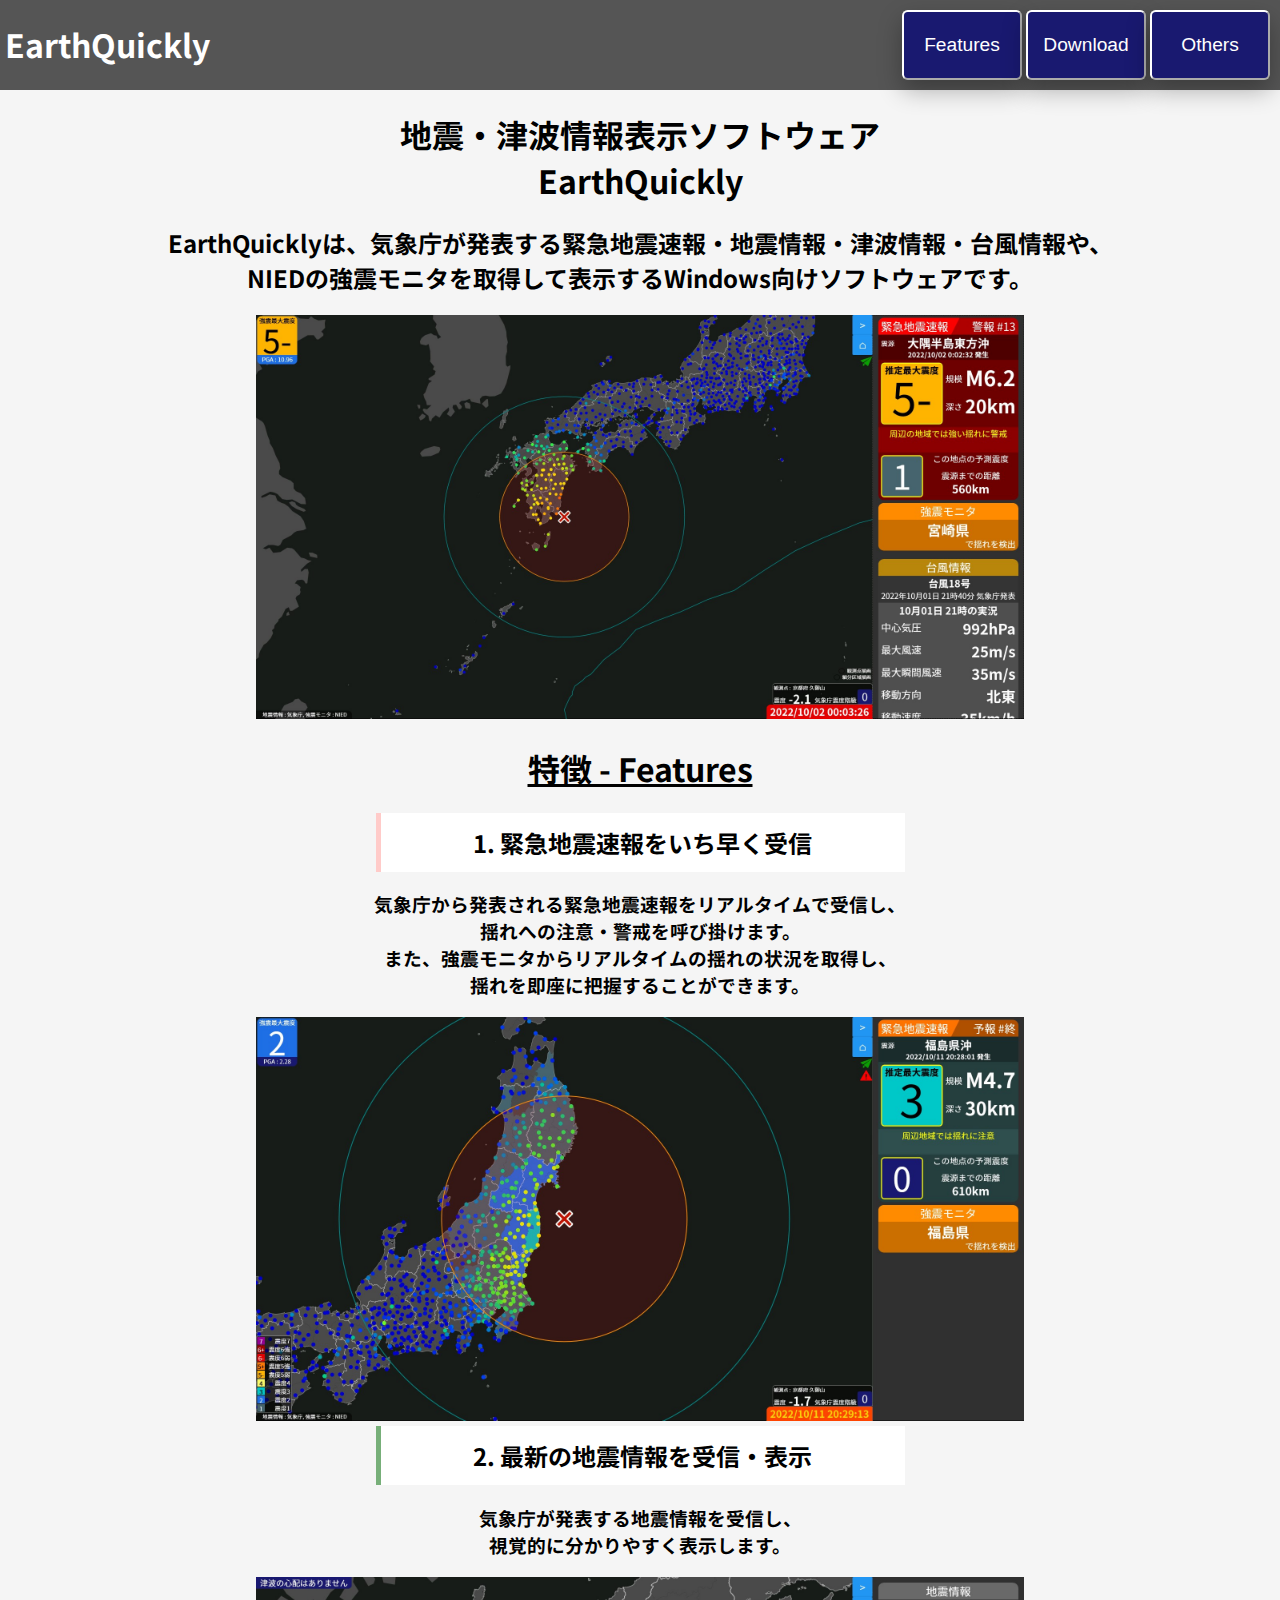
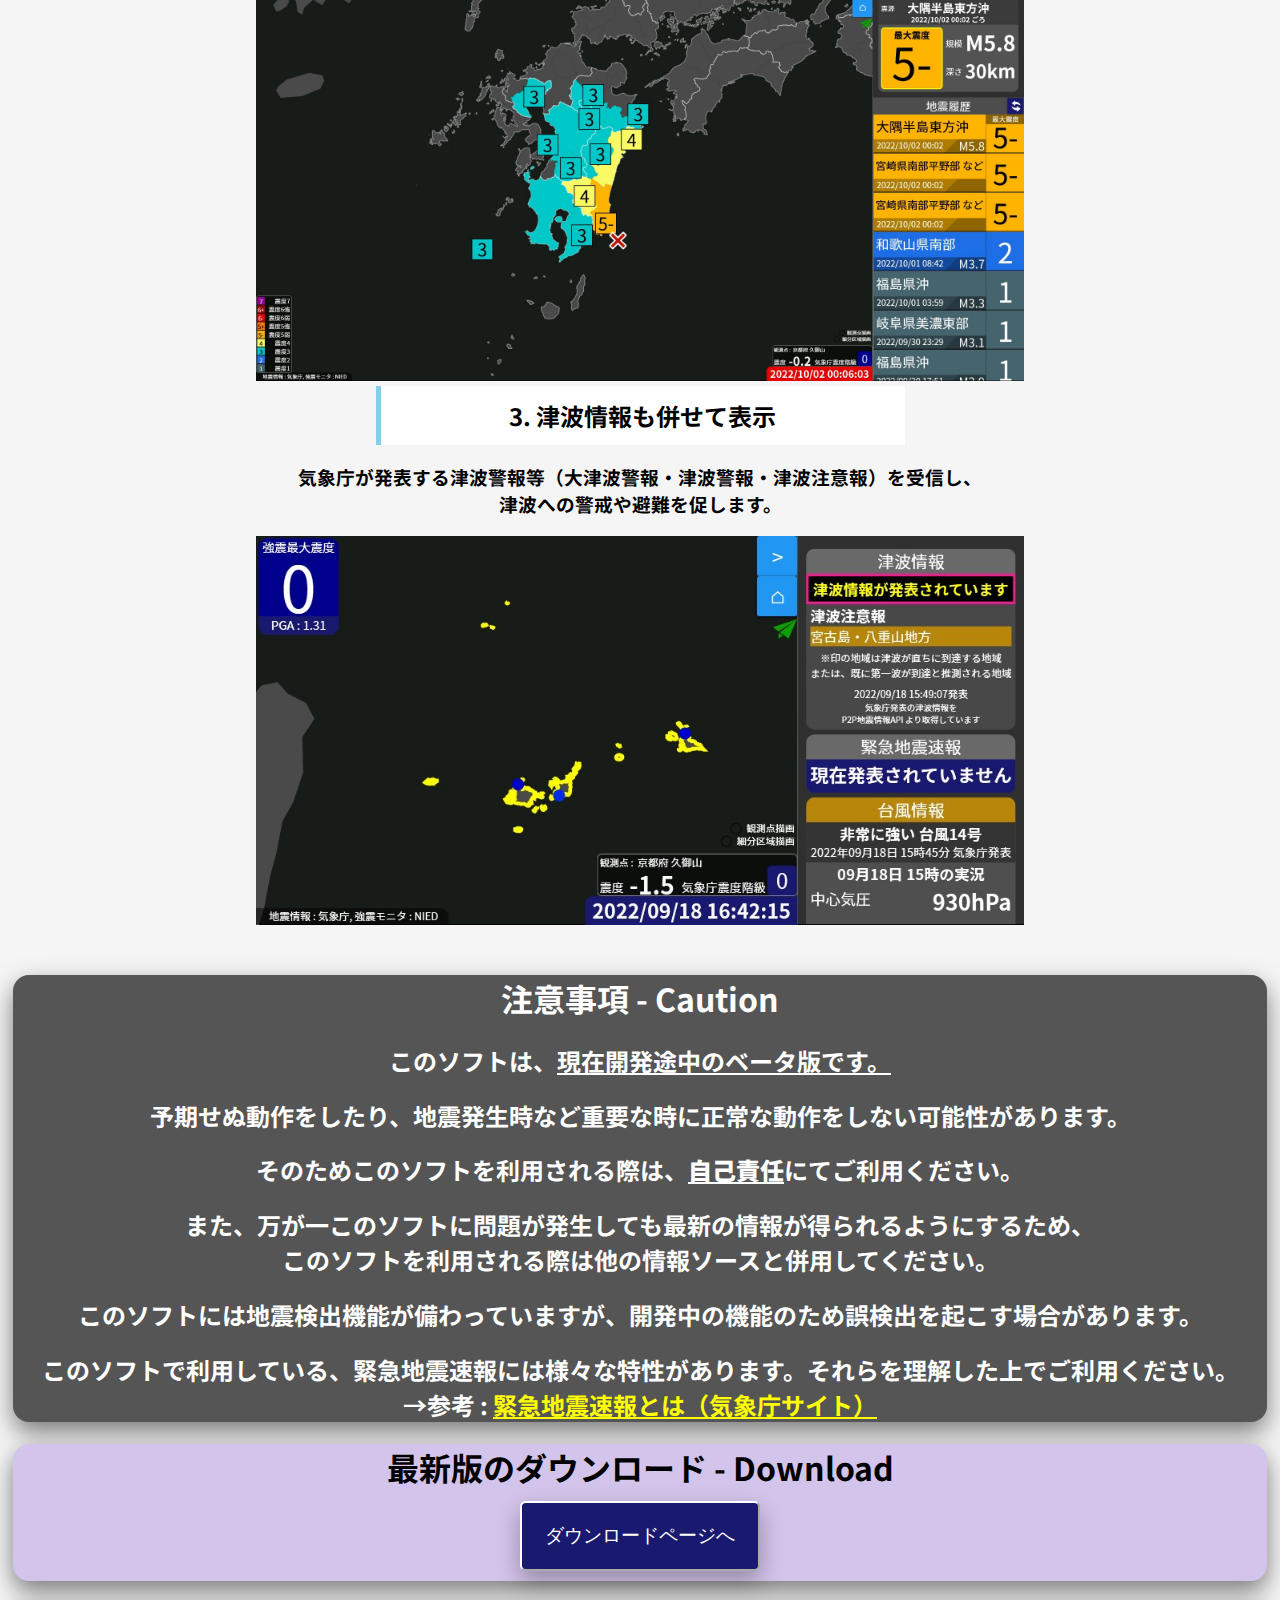
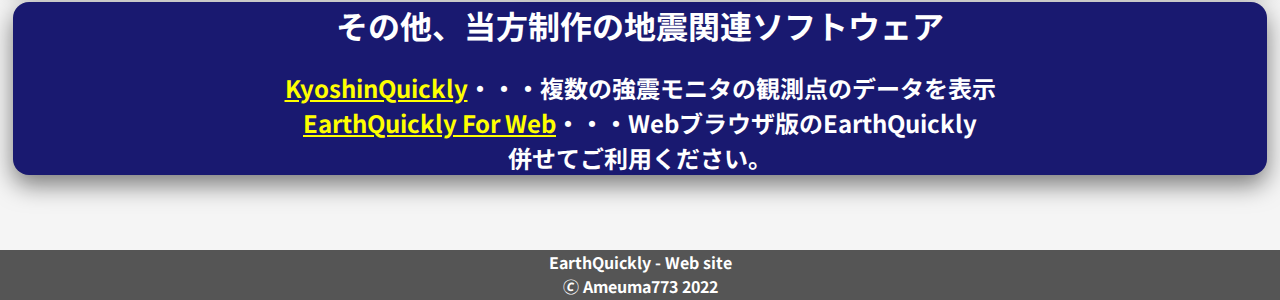
<file: EarthQuickly/index.html>
<!DOCTYPE html>
<html lang="ja">

<head>
    <meta charset="UTF-8">
    <meta http-equiv="X-UA-Compatible" content="IE=edge">
    <meta name="viewport" content="width=device-width, initial-scale=1.0">
    <link rel="stylesheet" href="index.css">
    <link rel="preconnect" href="https://fonts.googleapis.com">
    <link rel="preconnect" href="https://fonts.gstatic.com" crossorigin>
    <link href="https://fonts.googleapis.com/css2?family=Noto+Sans+JP:wght@500&display=swap" rel="stylesheet">
    <link rel="icon" href="Source/icon.ico">
    <script src="index.js"></script>
    <script async src="https://www.googletagmanager.com/gtag/js?id=G-BQFG6WW8TV"></script>
    <script>
        window.dataLayer = window.dataLayer || [];
        function gtag() { dataLayer.push(arguments); }
        gtag('js', new Date());

        gtag('config', 'G-BQFG6WW8TV');
    </script>
    <title>EarthQuickly</title>
</head>

<body>
    <header>
        <h1 id="title">EarthQuickly</h1>
        <span id="titlebutton">
            <!--<button onclick="Home()" >Home</button>-->
            <button onclick="Features()">Features</button>
            <button onclick="Download()">Download</button>
            <button onclick="Others()">Others</button>
        </span>
    </header>
    <div id="body">
        <h1>地震・津波情報表示ソフトウェア<br>EarthQuickly</h1>
        <h2 id="a">EarthQuicklyは、気象庁が発表する緊急地震速報・地震情報・津波情報・台風情報や、<br>NIEDの強震モニタを取得して表示するWindows向けソフトウェアです。</h2>
        <img src="Source/index_new2_1.jpg">
        <br>
        <u>
            <h1 id="Features">特徴 - Features</h1>
        </u>
        <div id="f1">
            <h2>1. 緊急地震速報をいち早く受信</h2>
            <h3>気象庁から発表される緊急地震速報をリアルタイムで受信し、<br>揺れへの注意・警戒を呼び掛けます。<br>また、強震モニタからリアルタイムの揺れの状況を取得し、<br>揺れを即座に把握することができます。
            </h3>
            <img src="Source/index_new2_4.jpg">
        </div>
        <div id="f2">
            <h2>2. 最新の地震情報を受信・表示</h2>
            <h3>気象庁が発表する地震情報を受信し、<br>視覚的に分かりやすく表示します。</h3>
            <img src="Source/index_new2_2.jpg">
        </div>
        <div id="f3">
            <h2>3. 津波情報も併せて表示</h2>
            <h3>気象庁が発表する津波警報等（大津波警報・津波警報・津波注意報）を受信し、<br>津波への警戒や避難を促します。</h3>
            <img src="Source/index_new2_3.jpg">
        </div>
        <br>
        <div id="caution">
            <h1>注意事項 - Caution</h1>
            <h2>このソフトは、<u>現在開発途中のベータ版です。</u></h2>
            <h2>予期せぬ動作をしたり、地震発生時など重要な時に正常な動作をしない可能性があります。</h2>
            <h2>そのためこのソフトを利用される際は、<u><strong>自己責任</strong></u>にてご利用ください。</h2>
            <h2>また、万が一このソフトに問題が発生しても最新の情報が得られるようにするため、<br>このソフトを利用される際は他の情報ソースと併用してください。</h2>
            <h2>このソフトには地震検出機能が備わっていますが、開発中の機能のため誤検出を起こす場合があります。</h2>
            <h2>このソフトで利用している、緊急地震速報には様々な特性があります。それらを理解した上でご利用ください。<br>→参考 : <a
                    href="https://www.data.jma.go.jp/svd/eew/data/nc/shikumi/whats-eew.html" style="color: yellow;">緊急地震速報とは（気象庁サイト）</a>
            </h2>
        </div>
        <div id="download">
            <h1>最新版のダウンロード - Download</h1>
            <button id="dlbutton" onclick="Download()">ダウンロードページへ</button>
        </div>
        <div id="ForWeb">
            <h1>その他、当方制作の地震関連ソフトウェア</h1><h2><a href="https://ameuma773.github.io/EarthQuickly/KyoshinQuickly" style="color: yellow;">KyoshinQuickly</a>・・・複数の強震モニタの観測点のデータを表示<br><a href="https://ameuma773.github.io/EarthQuicklyForWeb/" style="color: yellow;">EarthQuickly For Web</a>・・・Webブラウザ版のEarthQuickly<br>併せてご利用ください。</h2>
        </div>
        <br>
    </div>
    <footer>
        <h4>EarthQuickly - Web site<br>🄫 Ameuma773 2022</h4>
    </footer>
</body>

</html>
</file>
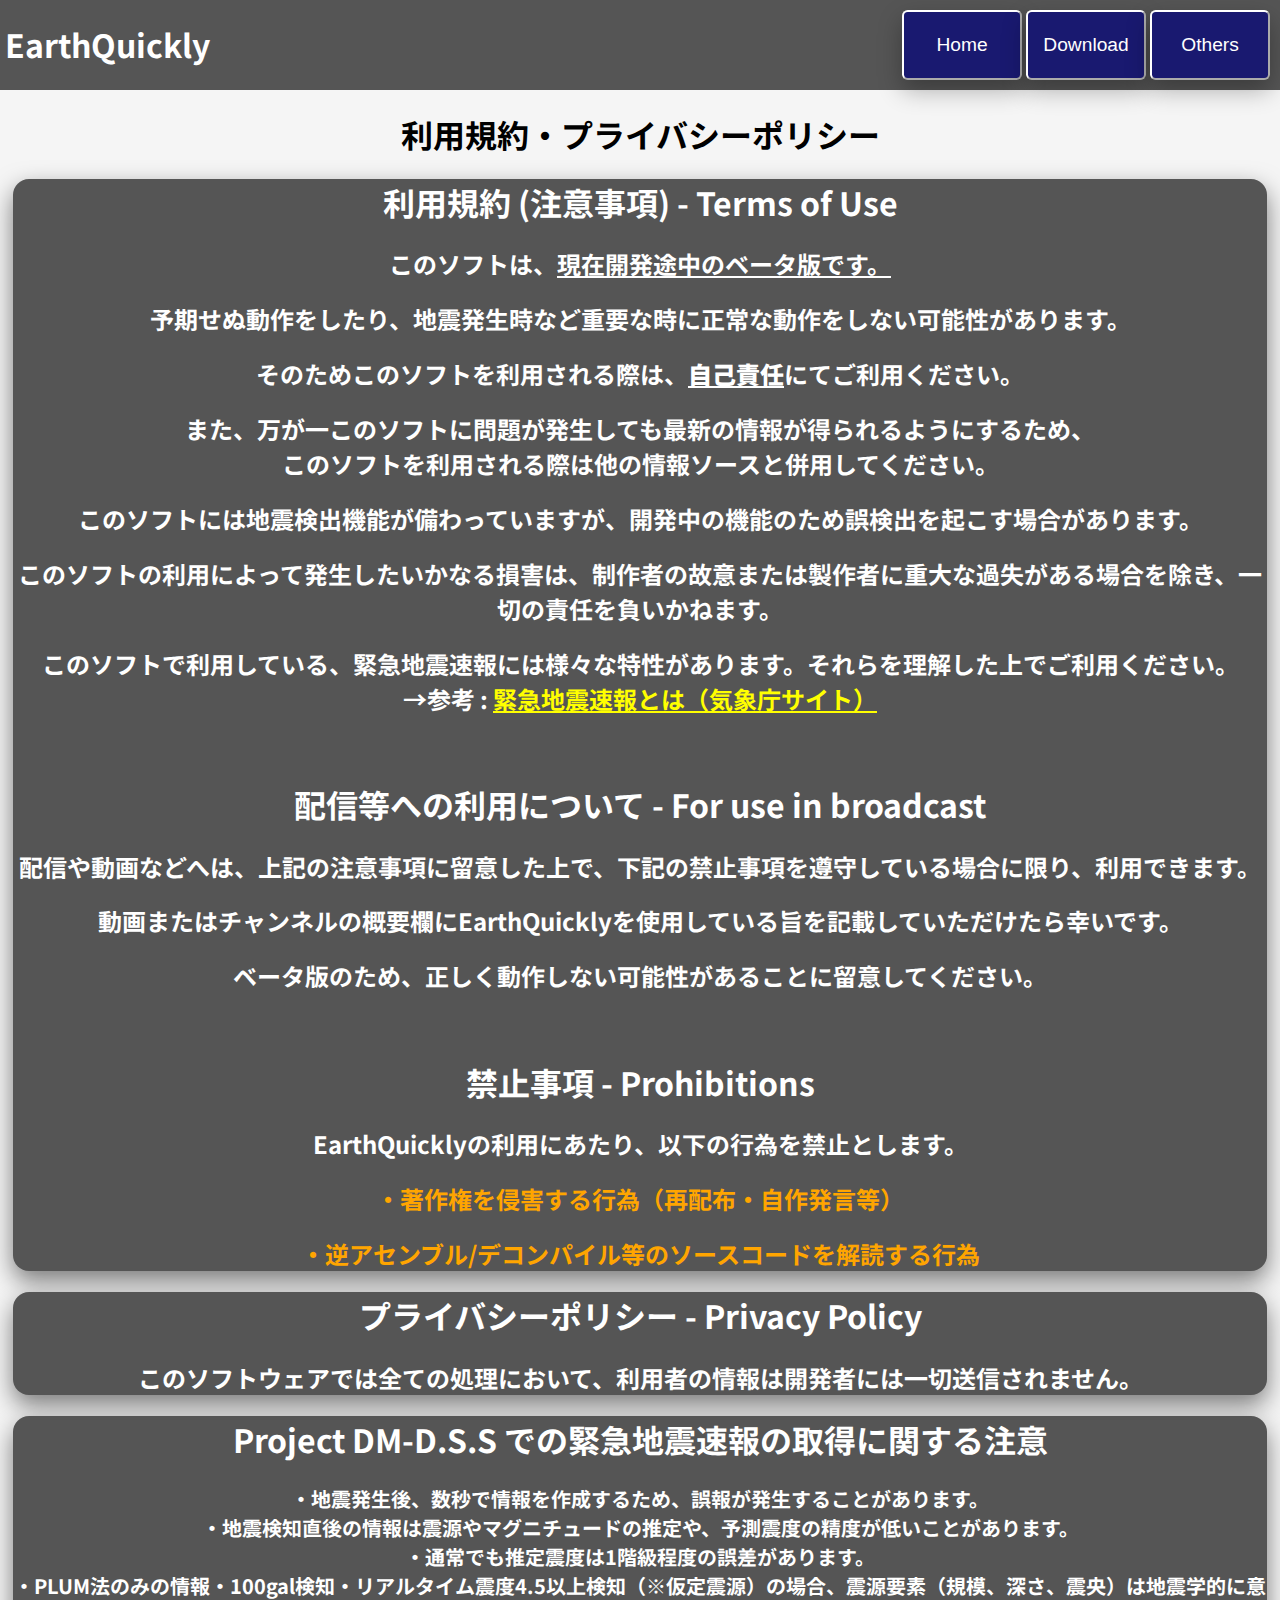
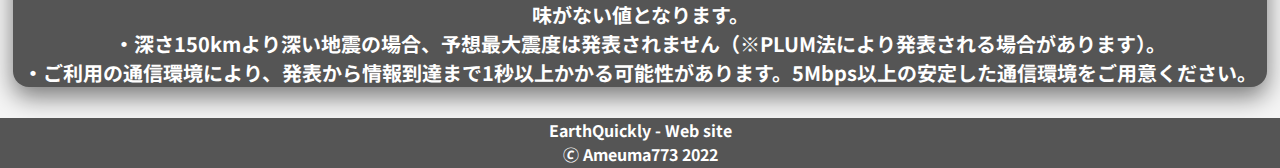
<file: EarthQuickly/dmdata.html>
<!DOCTYPE html>
<html lang="ja">

<head>
    <meta charset="UTF-8">
    <meta http-equiv="X-UA-Compatible" content="IE=edge">
    <meta name="viewport" content="width=device-width, initial-scale=1.0">
    <link rel="stylesheet" href="index.css">
    <link rel="stylesheet" href="others.css">
    <link rel="preconnect" href="https://fonts.googleapis.com">
    <link rel="preconnect" href="https://fonts.gstatic.com" crossorigin>
    <link href="https://fonts.googleapis.com/css2?family=Noto+Sans+JP:wght@100&display=swap" rel="stylesheet">
    <link rel="icon" href="Source/icon.ico">
    <script src="index.js"></script>
    <script async src="https://www.googletagmanager.com/gtag/js?id=G-BQFG6WW8TV"></script>
    <script>
        window.dataLayer = window.dataLayer || [];
        function gtag() { dataLayer.push(arguments); }
        gtag('js', new Date());

        gtag('config', 'G-BQFG6WW8TV');
    </script>
    <title>EarthQuickly - Others</title>
</head>

<body>
    <header>
        <h1 id="title">EarthQuickly</h1>
        <span id="titlebutton">
            <button onclick="Home()">Home</button>
            <!--<button onclick="Features()">Features</button>-->
            <button onclick="Download()">Download</button>
            <button onclick="Others()">Others</button>
        </span>
    </header>
    <div id="body">
        <h1>利用規約・プライバシーポリシー</h1>
        <div id="caution">
            <h1>利用規約 (注意事項) - Terms of Use</h1>
            <h2>このソフトは、<u>現在開発途中のベータ版です。</u></h2>
            <h2>予期せぬ動作をしたり、地震発生時など重要な時に正常な動作をしない可能性があります。</h2>
            <h2>そのためこのソフトを利用される際は、<u><strong>自己責任</strong></u>にてご利用ください。</h2>
            <h2>また、万が一このソフトに問題が発生しても最新の情報が得られるようにするため、<br>このソフトを利用される際は他の情報ソースと併用してください。</h2>
            <h2>このソフトには地震検出機能が備わっていますが、開発中の機能のため誤検出を起こす場合があります。</h2>
            <h2>このソフトの利用によって発生したいかなる損害は、制作者の故意または製作者に重大な過失がある場合を除き、一切の責任を負いかねます。</h2>
            <h2>このソフトで利用している、緊急地震速報には様々な特性があります。それらを理解した上でご利用ください。<br>→参考 : <a
                    href="https://www.data.jma.go.jp/svd/eew/data/nc/shikumi/whats-eew.html" style="color: yellow;">緊急地震速報とは（気象庁サイト）</a>
            </h2>
            <br>
            <h1>配信等への利用について - For use in broadcast</h1>
            <h2>配信や動画などへは、上記の注意事項に留意した上で、下記の禁止事項を遵守している場合に限り、利用できます。</h2>
            <h2>動画またはチャンネルの概要欄にEarthQuicklyを使用している旨を記載していただけたら幸いです。</h2>
            <h2>ベータ版のため、正しく動作しない可能性があることに留意してください。</h2>
            <br>
            <h1>禁止事項 - Prohibitions</h1>
            <h2>EarthQuicklyの利用にあたり、以下の行為を禁止とします。</h2>
            <span style="color: orange;">
            <h2>・著作権を侵害する行為（再配布・自作発言等）</h2>
            <h2>・逆アセンブル/デコンパイル等のソースコードを解読する行為</h2>
            </span>
        </div>
        <div id="caution">
            <h1>プライバシーポリシー - Privacy Policy</h1>
            <h2>このソフトウェアでは全ての処理において、利用者の情報は開発者には一切送信されません。</h2>
        </div>
        <div id="caution">
            <h1>Project DM-D.S.S での緊急地震速報の取得に関する注意</h1>
            <h2 style="font-size: 20px;">・地震発生後、数秒で情報を作成するため、誤報が発生することがあります。<br>
                ・地震検知直後の情報は震源やマグニチュードの推定や、予測震度の精度が低いことがあります。<br>
                ・通常でも推定震度は1階級程度の誤差があります。<br>
                ・PLUM法のみの情報・100gal検知・リアルタイム震度4.5以上検知（※仮定震源）の場合、震源要素（規模、深さ、震央）は地震学的に意味がない値となります。<br>
                ・深さ150kmより深い地震の場合、予想最大震度は発表されません（※PLUM法により発表される場合があります）。<br>
                ・ご利用の通信環境により、発表から情報到達まで1秒以上かかる可能性があります。5Mbps以上の安定した通信環境をご用意ください。</h2>
        </div>
    </div>
    <footer>
        <h4>EarthQuickly - Web site<br>🄫 Ameuma773 2022</h4>
    </footer>
</body>

</html>
</file>
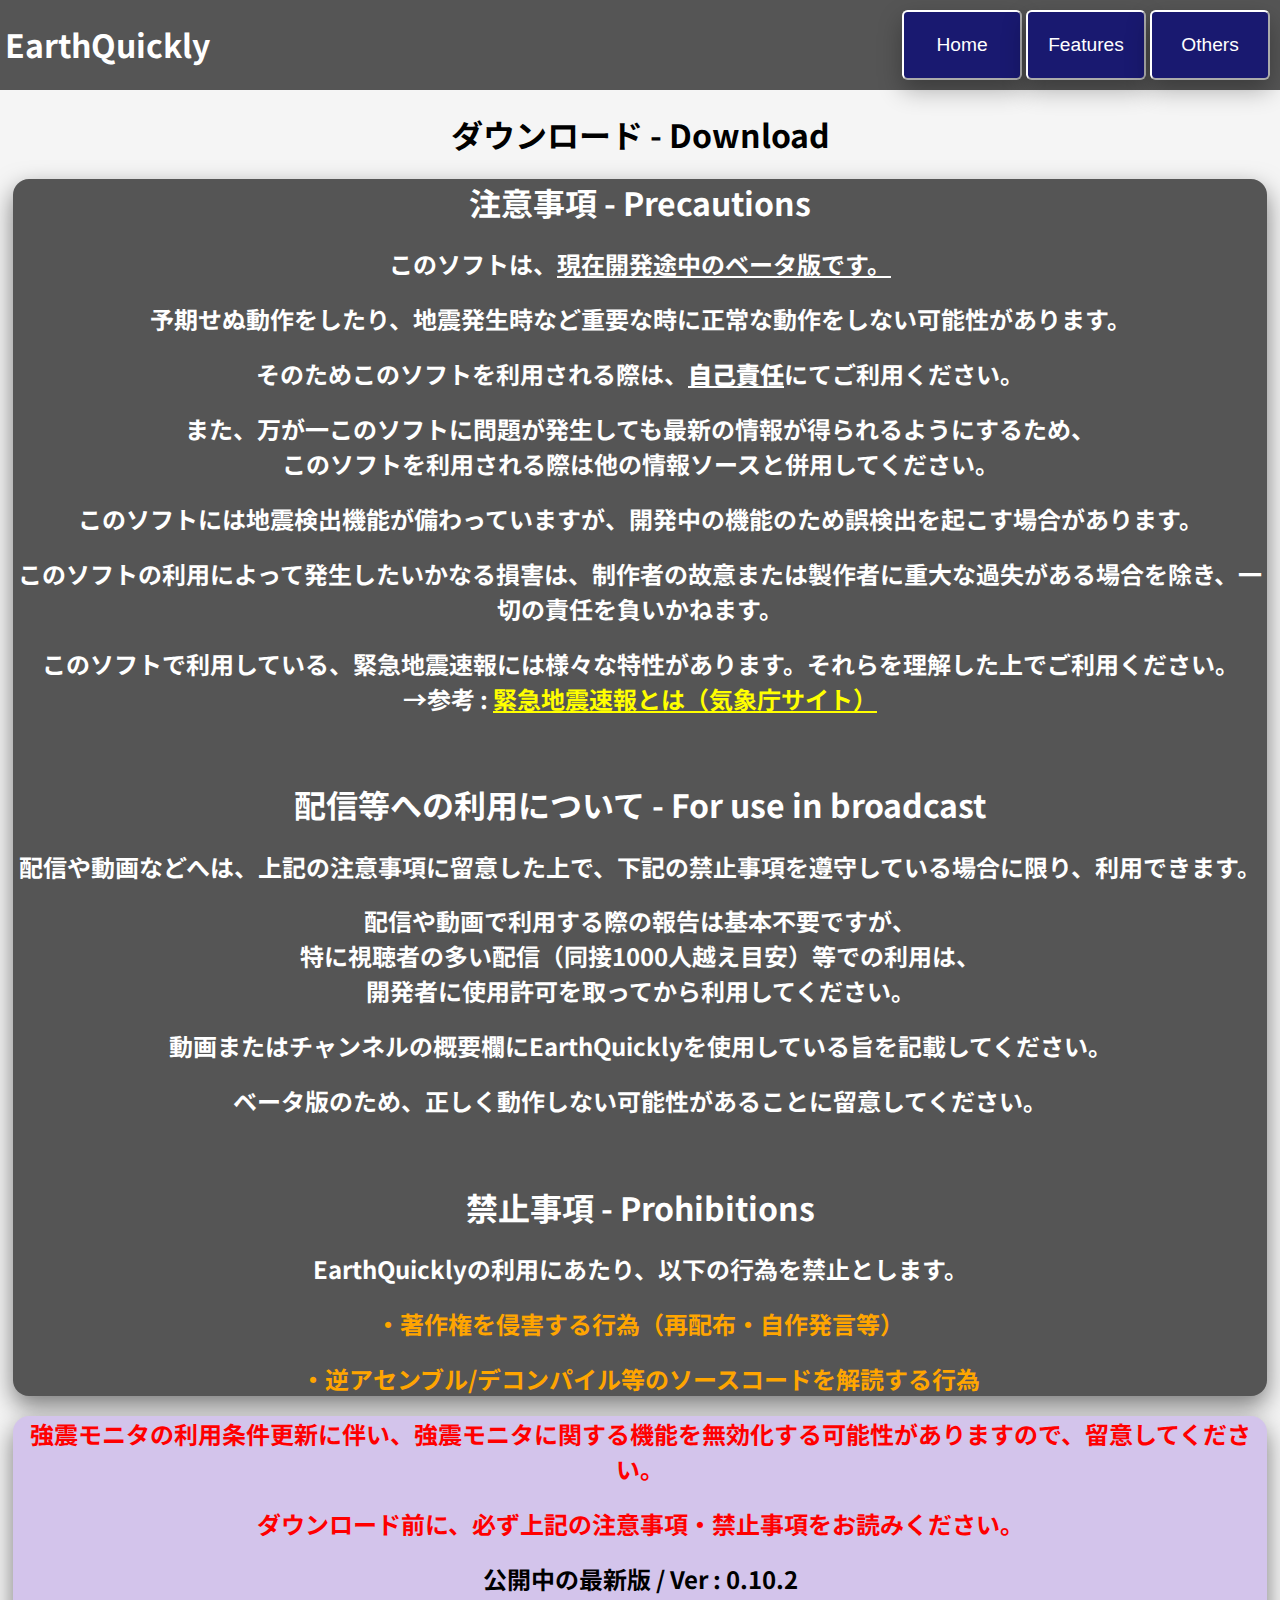
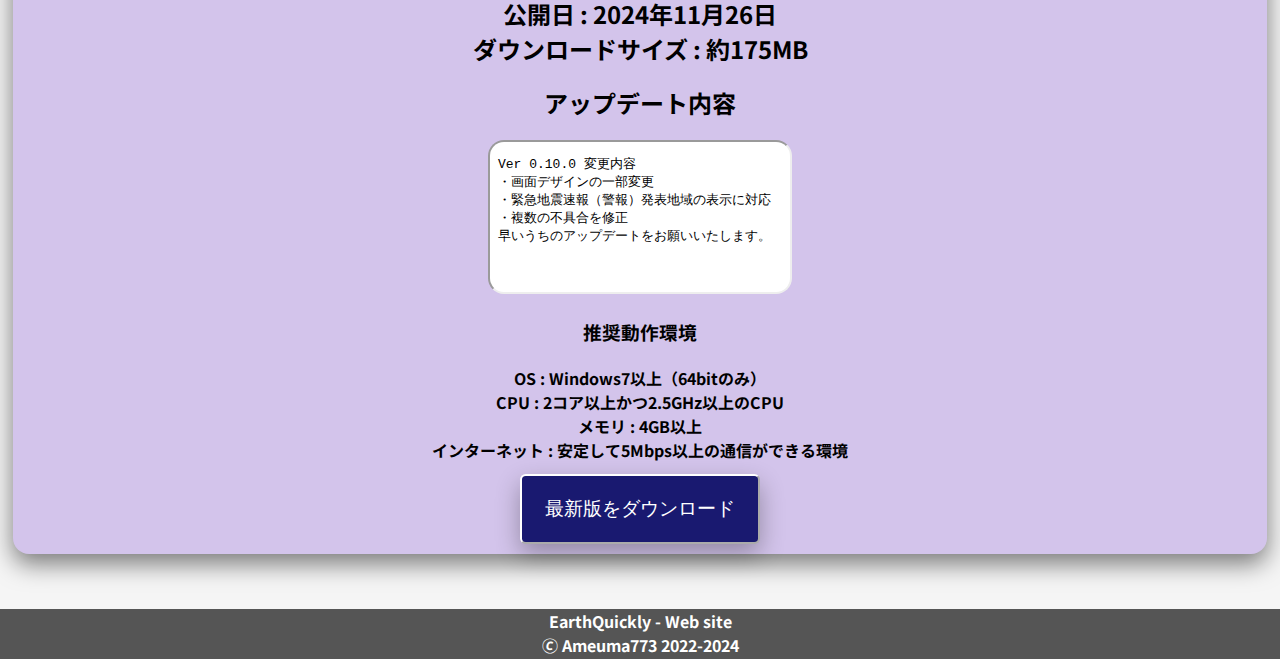
<file: EarthQuickly/download.html>
<!DOCTYPE html>
<html lang="ja">

<head>
    <meta charset="UTF-8">
    <meta http-equiv="X-UA-Compatible" content="IE=edge">
    <meta name="viewport" content="width=device-width, initial-scale=1.0">
    <link rel="stylesheet" href="index.css">

    <link rel="preconnect" href="https://fonts.googleapis.com">
    <link rel="preconnect" href="https://fonts.gstatic.com" crossorigin>
    <link href="https://fonts.googleapis.com/css2?family=Noto+Sans+JP:wght@100&display=swap" rel="stylesheet">

    <link rel="icon" href="Source/icon.ico">
    <script src="index.js"></script>
    <script src="Download.js"></script>
    <script async src="https://www.googletagmanager.com/gtag/js?id=G-BQFG6WW8TV"></script>
    <script>
        window.dataLayer = window.dataLayer || [];
        function gtag() { dataLayer.push(arguments); }
        gtag('js', new Date());

        gtag('config', 'G-BQFG6WW8TV');
    </script>
    <title>EarthQuickly - Download</title>
</head>

<body>
    <header>
        <h1 id="title">EarthQuickly</h1>
        <span id="titlebutton">
            <button onclick="Home()" >Home</button>
            <button onclick="Features()">Features</button>
            <!--<button onclick="Download()">Download</button>-->
            <button onclick="Others()">Others</button>
        </span>
    </header>
    <div id="body">
        <h1>ダウンロード - Download</h1>
        <div id="caution">
            <h1>注意事項 - Precautions</h1>
            <h2>このソフトは、<u>現在開発途中のベータ版です。</u></h2>
            <h2>予期せぬ動作をしたり、地震発生時など重要な時に正常な動作をしない可能性があります。</h2>
            <h2>そのためこのソフトを利用される際は、<u><strong>自己責任</strong></u>にてご利用ください。</h2>
            <h2>また、万が一このソフトに問題が発生しても最新の情報が得られるようにするため、<br>このソフトを利用される際は他の情報ソースと併用してください。</h2>
            <h2>このソフトには地震検出機能が備わっていますが、開発中の機能のため誤検出を起こす場合があります。</h2>
            <h2>このソフトの利用によって発生したいかなる損害は、制作者の故意または製作者に重大な過失がある場合を除き、一切の責任を負いかねます。</h2>
            <h2>このソフトで利用している、緊急地震速報には様々な特性があります。それらを理解した上でご利用ください。<br>→参考 : <a
                    href="https://www.data.jma.go.jp/svd/eew/data/nc/shikumi/whats-eew.html" style="color: yellow;">緊急地震速報とは（気象庁サイト）</a>
            </h2>
            <br>
            <h1>配信等への利用について - For use in broadcast</h1>
            <h2>配信や動画などへは、上記の注意事項に留意した上で、下記の禁止事項を遵守している場合に限り、利用できます。</h2>
            <h2>配信や動画で利用する際の報告は基本不要ですが、<br>特に視聴者の多い配信（同接1000人越え目安）等での利用は、<br>開発者に使用許可を取ってから利用してください。</h2>
            <h2>動画またはチャンネルの概要欄にEarthQuicklyを使用している旨を記載してください。</h2>
            <h2>ベータ版のため、正しく動作しない可能性があることに留意してください。</h2>
            <br>
            <h1>禁止事項 - Prohibitions</h1>
            <h2>EarthQuicklyの利用にあたり、以下の行為を禁止とします。</h2>
            <span style="color: orange;">
            <h2>・著作権を侵害する行為（再配布・自作発言等）</h2>
            <h2>・逆アセンブル/デコンパイル等のソースコードを解読する行為</h2>
            </span>
        </div>
        <div id="download"><h2 style="color: red;">強震モニタの利用条件更新に伴い、強震モニタに関する機能を無効化する可能性がありますので、留意してください。</h2>
            <h2 style="color: red;">ダウンロード前に、必ず上記の注意事項・禁止事項をお読みください。</h2>
            <h2>公開中の最新版 / Ver : 0.10.2<br>公開日 : 2024年11月26日<br>ダウンロードサイズ : 約175MB</h2>
            <h2>アップデート内容</h2>
            <iframe id="ifr" src="UpdateInfo.txt"></iframe>
            <h3>推奨動作環境</h3>
            <h4>OS : Windows7以上（64bitのみ）<br>CPU : 2コア以上かつ2.5GHz以上のCPU<br>メモリ : 4GB以上<br>インターネット : 安定して5Mbps以上の通信ができる環境</h4>
            <button id="dlbutton" onclick="DoDownload()">最新版をダウンロード</button>
        </div>
        <br>
    </div>
    <footer>
        <h4>EarthQuickly - Web site<br>🄫 Ameuma773 2022-2024</h4>
    </footer>
</body>

</html>
</file>
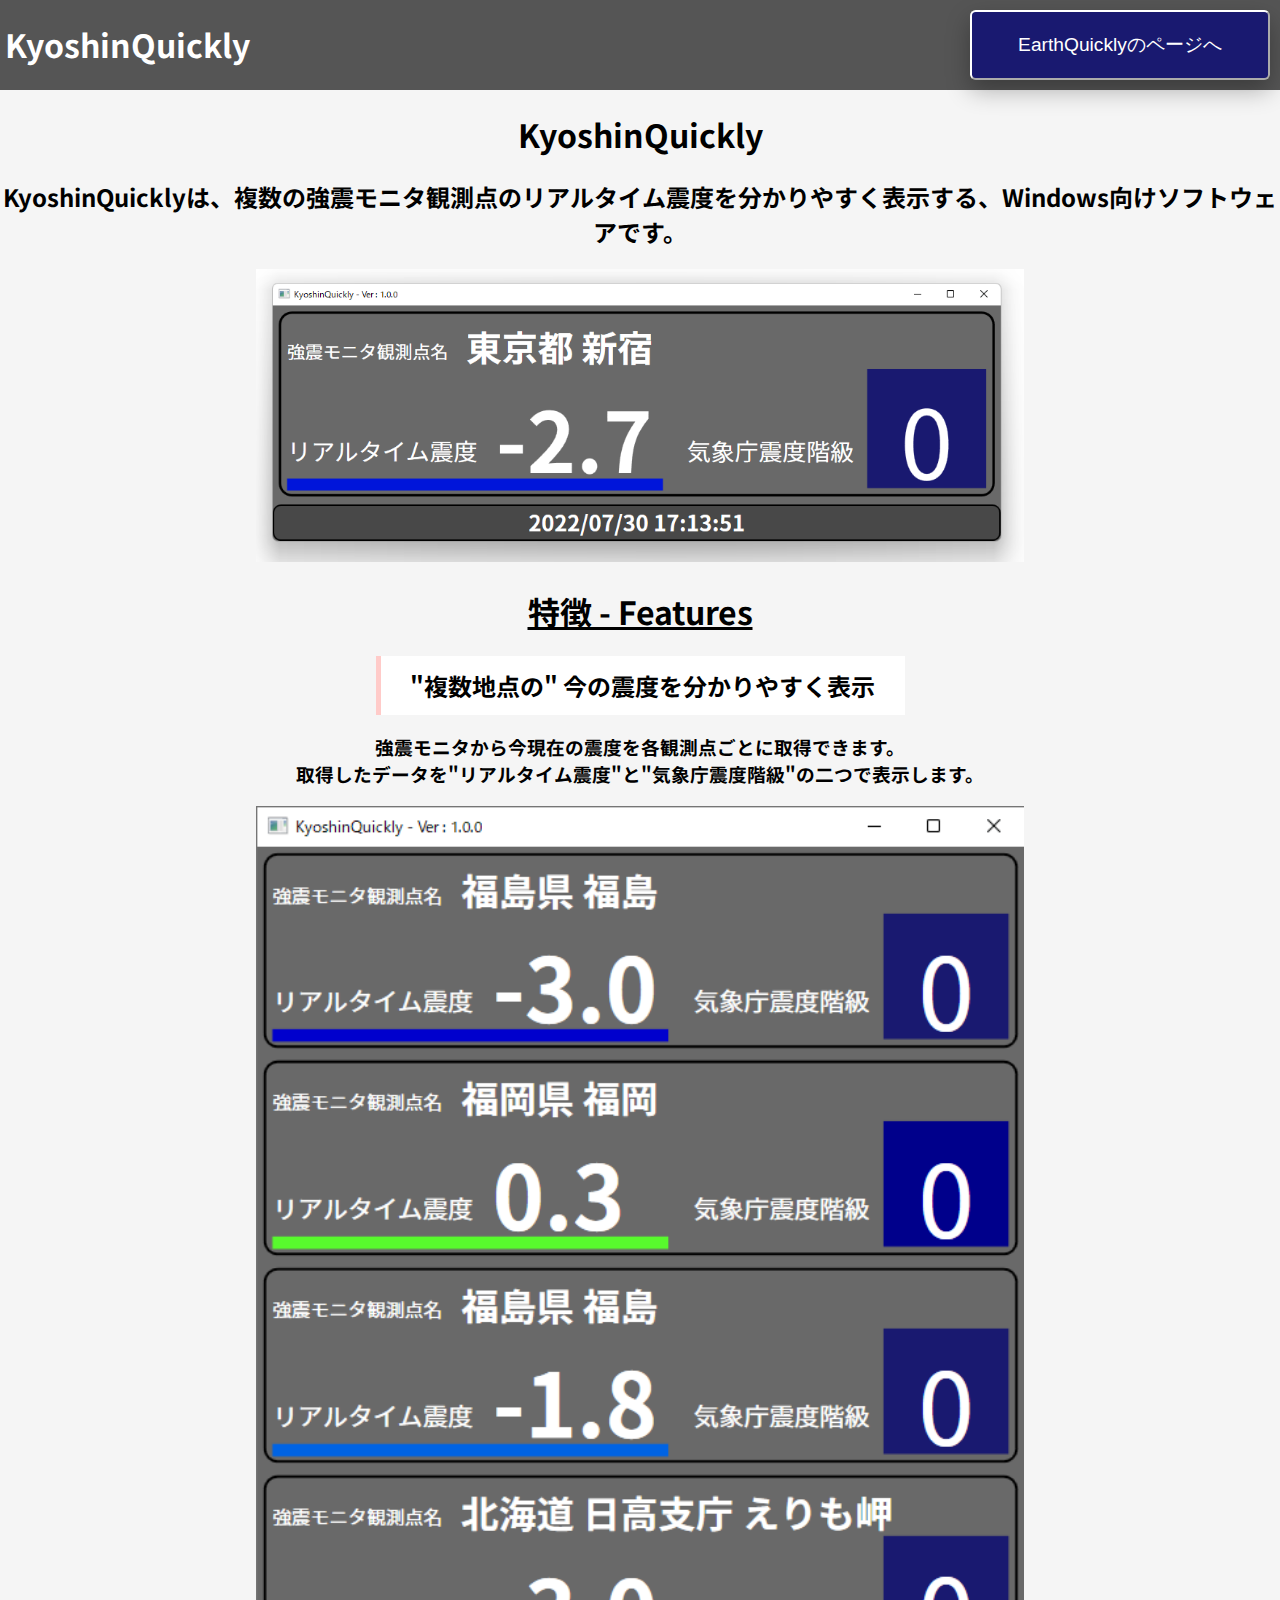
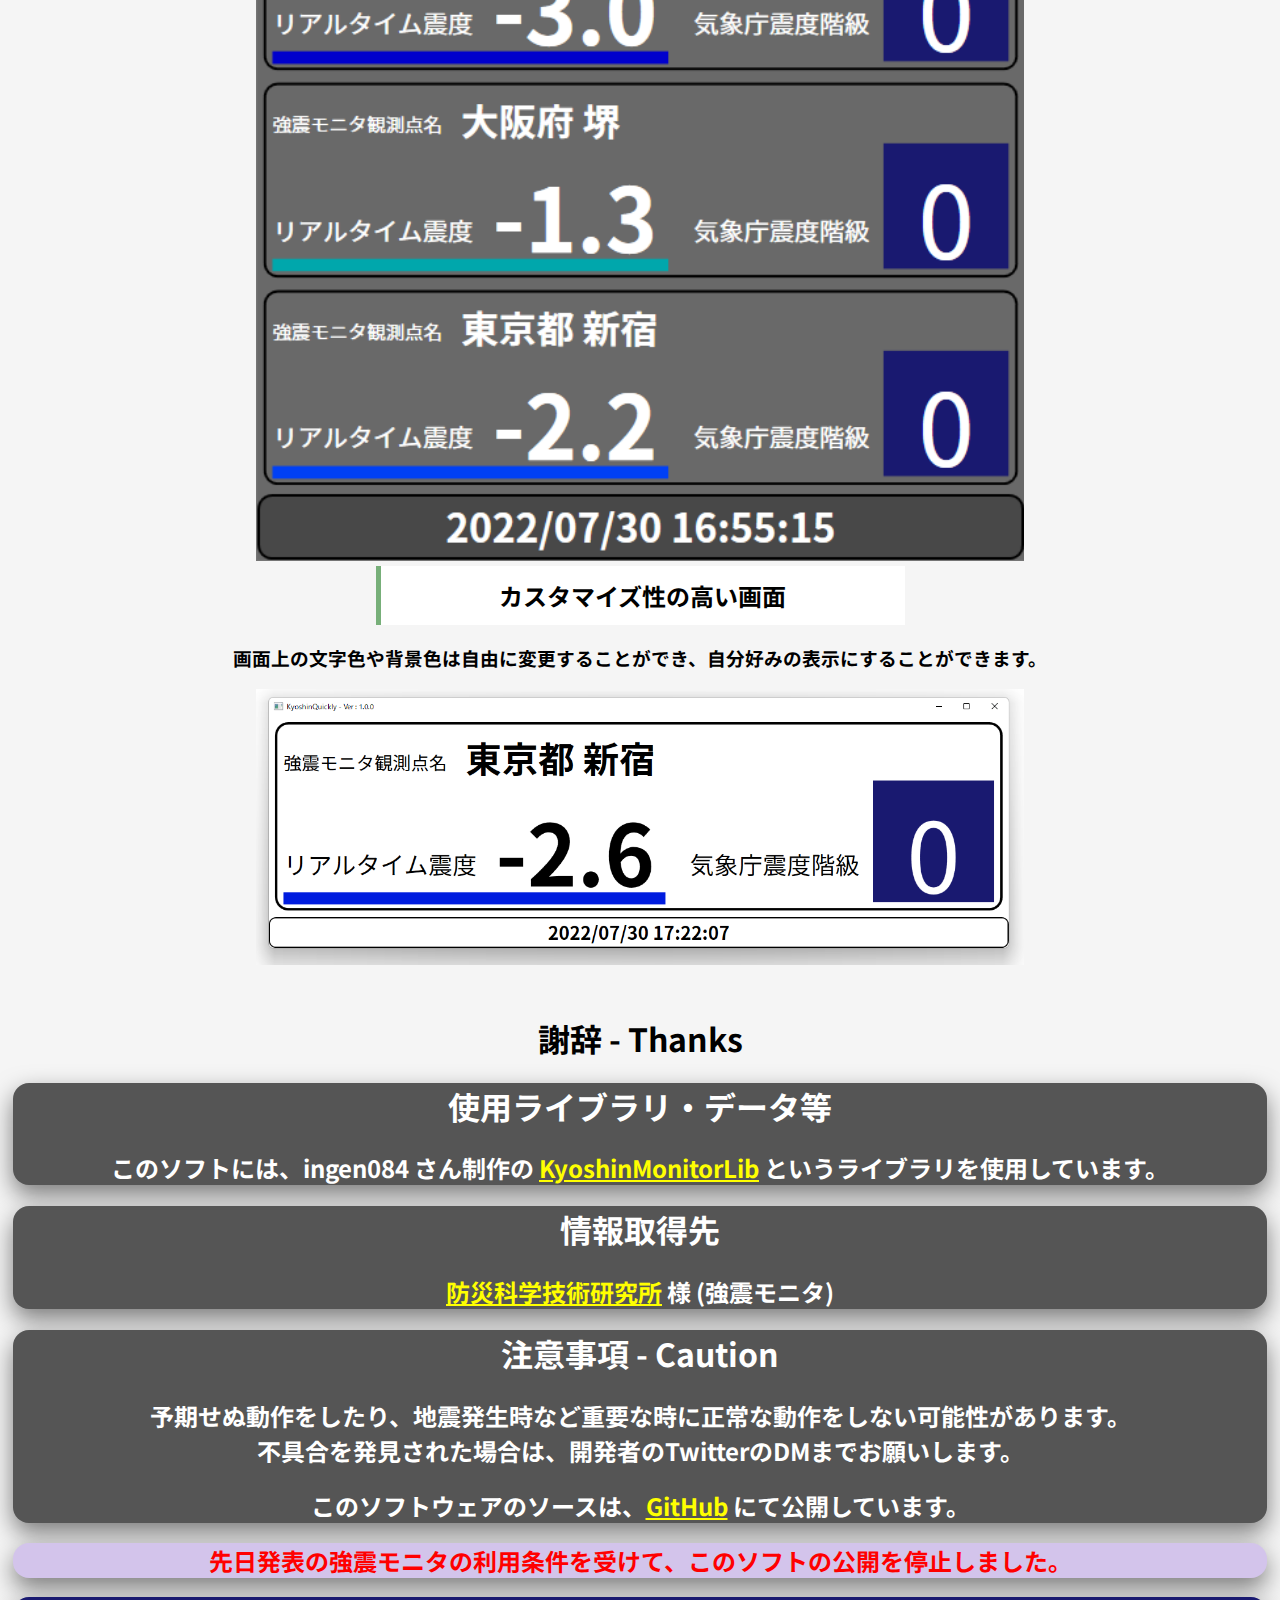
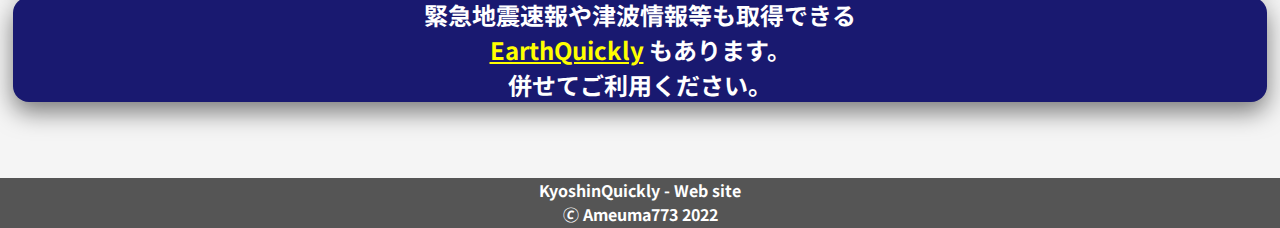
<file: EarthQuickly/KyoshinQuickly.html>
<!DOCTYPE html>
<html lang="ja">

<head>
    <meta charset="UTF-8">
    <meta http-equiv="X-UA-Compatible" content="IE=edge">
    <meta name="viewport" content="width=device-width, initial-scale=1.0">
    <link rel="stylesheet" href="index.css">
    <link rel="preconnect" href="https://fonts.googleapis.com">
    <link rel="preconnect" href="https://fonts.gstatic.com" crossorigin>
    <link href="https://fonts.googleapis.com/css2?family=Noto+Sans+JP:wght@500&display=swap" rel="stylesheet">
    <link rel="icon" href="Source/icon.ico">
    <script src="index.js"></script>
    <script async src="https://www.googletagmanager.com/gtag/js?id=G-BQFG6WW8TV"></script>
    <script>
        window.dataLayer = window.dataLayer || [];
        function gtag() { dataLayer.push(arguments); }
        gtag('js', new Date());

        gtag('config', 'G-BQFG6WW8TV');
    </script>
    <script>
        function DoDownload() {
    let check = window.confirm('ダウンロード前に必ず上記の注意事項お読みください。\nお読みになりましたか？');
    
    if(check) {
        const url = 'https://github.com/Ameuma773/KyoshinQuickly/releases/download/v1.0.0/KyoshinQuickly.1.0.0.zip';
        const a = document.createElement("a");
        document.body.appendChild(a);
        a.download = 'KyoshinQuickly v1.0.0.zip';
        a.href = url;
        a.click();
        a.remove();
    }
}
    </script>
    <style>
        a{
            color: yellow;
        }
    </style>
    <title>KyoshinQuickly</title>
</head>

<body>
    <header>
        <h1 id="title">KyoshinQuickly</h1>
        <span id="titlebutton">
            <!--<button onclick="Home()" >Home</button>-->
            <button onclick="Home()" style="width: 300px;">EarthQuicklyのページへ</button>
        </span>
    </header>
    <div id="body">
        <h1>KyoshinQuickly</h1>
        <h2>KyoshinQuicklyは、複数の強震モニタ観測点のリアルタイム震度を分かりやすく表示する、Windows向けソフトウェアです。</h2>
        <img src="Source/Kyoshin1.png">
        <br>
        <u>
            <h1 id="Features">特徴 - Features</h1>
        </u>
        <div id="f1">
            <h2>"複数地点の" 今の震度を分かりやすく表示</h2>
            <h3>強震モニタから今現在の震度を各観測点ごとに取得できます。<br>取得したデータを"リアルタイム震度"と"気象庁震度階級"の二つで表示します。
            </h3>
            <img src="Source/Kyoshin3.png">
        </div>
        <div id="f2">
            <h2>カスタマイズ性の高い画面</h2>
            <h3>画面上の文字色や背景色は自由に変更することができ、自分好みの表示にすることができます。</h3>
            <img src="Source/Kyoshin2.png">
        </div>
        <br>
        <h1>謝辞 - Thanks</h1>
        <div id="caution">
            <h1>使用ライブラリ・データ等</h1>
            <h2>このソフトには、ingen084 さん制作の <a href="https://github.com/ingen084/KyoshinMonitorLib">KyoshinMonitorLib</a>
                というライブラリを使用しています。</h2>
        </div>
        <div id="caution">
            <h1>情報取得先</h1>
            <h2><a href="https://www.bosai.go.jp/">防災科学技術研究所</a> 様 (強震モニタ)</h2>
        </div>
        <div id="caution">
            <h1>注意事項 - Caution</h1>
            <h2>予期せぬ動作をしたり、地震発生時など重要な時に正常な動作をしない可能性があります。<br>不具合を発見された場合は、開発者のTwitterのDMまでお願いします。</h2>
            <h2>このソフトウェアのソースは、<a href="https://github.com/Ameuma773/KyoshinQuickly">GitHub</a> にて公開しています。</h2>
        </div>
        <div id="download">
            <h2 style="color: red;">先日発表の強震モニタの利用条件を受けて、このソフトの公開を停止しました。</h2>
            <!--<h2 style="color: red;">ダウンロード前に、必ず上記の注意事項をお読みください。</h2>
            <h2>公開中の最新版 / Ver : 1.0.0<br>公開日 : 2022年7月31日<br>ダウンロードサイズ : 約90MB</h2>
            <h3>推奨動作環境</h3>
            <h4>OS : Windows7以上<br>CPU : 2コア以上のCPU<br>インターネット : 安定して1Mbps以上の通信ができる環境
            </h4>
            <button id="dlbutton" onclick="DoDownload()">最新版をダウンロード</button>-->
        </div>
        <div id="ForWeb">
            <h2>緊急地震速報や津波情報等も取得できる<br><a style="color: yellow;"
                    href="https://ameuma773.github.io/EarthQuickly/">EarthQuickly</a> もあります。<br>併せてご利用ください。</h2>
        </div>
        <br>
    </div>
    <footer>
        <h4>KyoshinQuickly - Web site<br>🄫 Ameuma773 2022</h4>
    </footer>
</body>

</html>
</file>
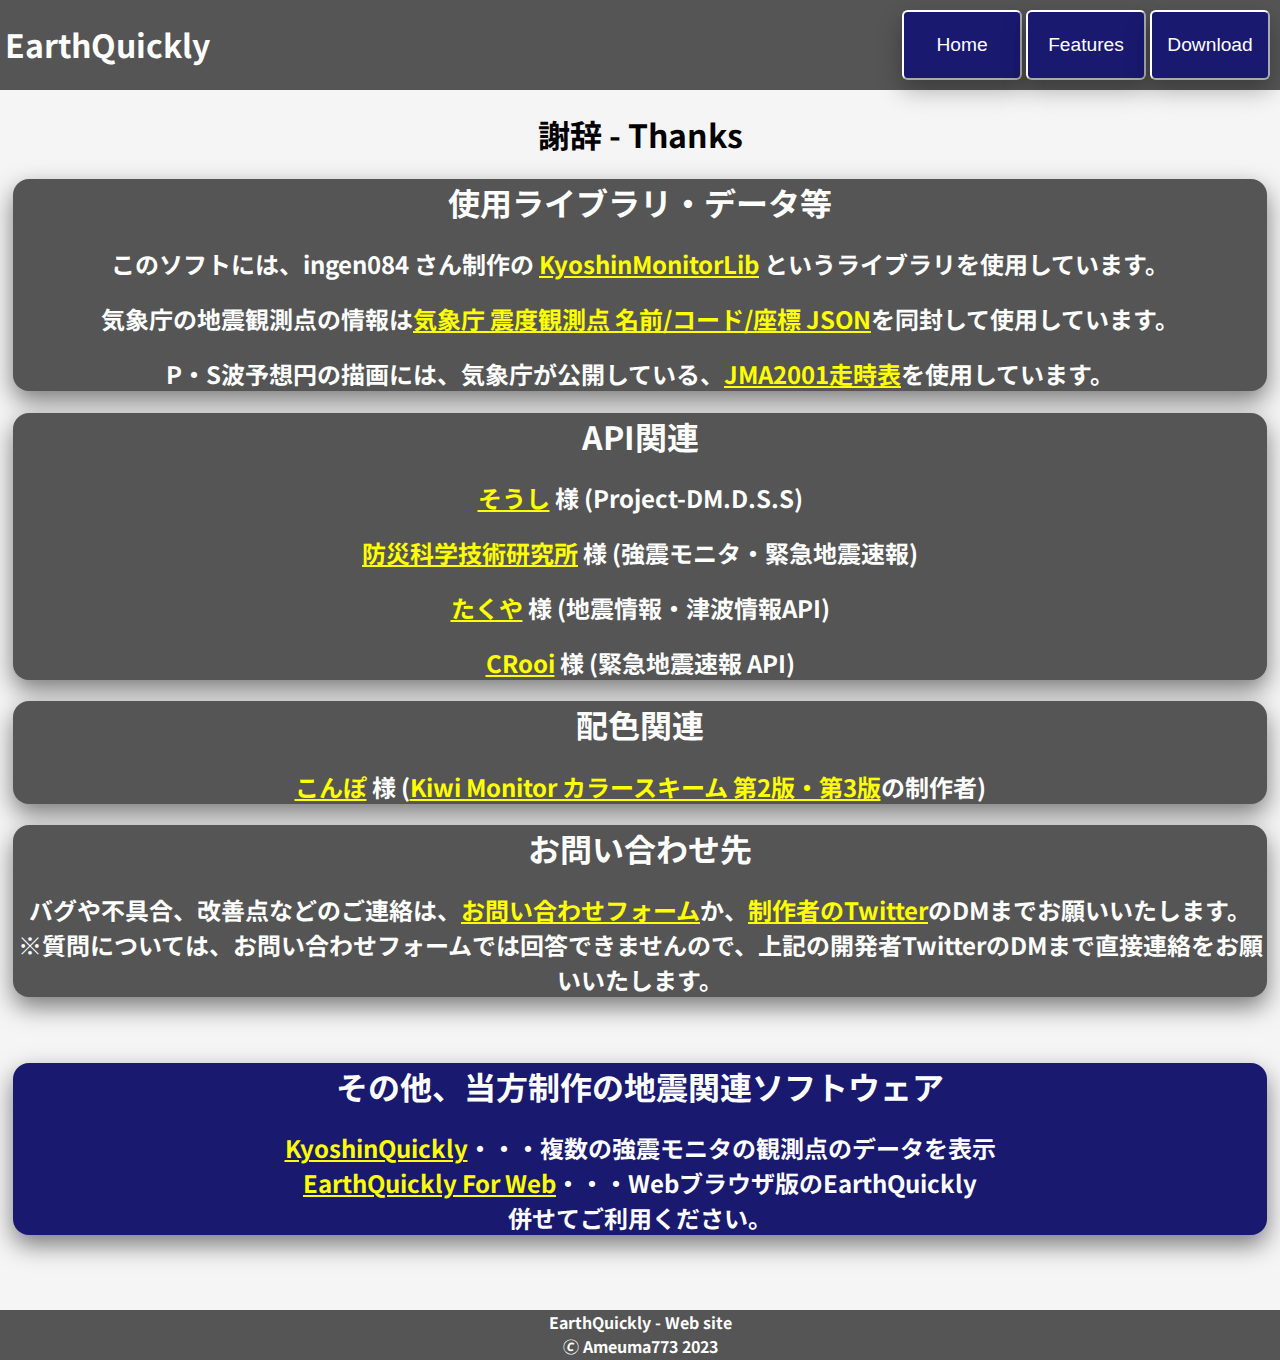
<file: EarthQuickly/others.html>
<!DOCTYPE html>
<html lang="ja">

<head>
    <meta charset="UTF-8">
    <meta http-equiv="X-UA-Compatible" content="IE=edge">
    <meta name="viewport" content="width=device-width, initial-scale=1.0">
    <link rel="stylesheet" href="index.css">
    <link rel="stylesheet" href="others.css">
    <link rel="preconnect" href="https://fonts.googleapis.com">
    <link rel="preconnect" href="https://fonts.gstatic.com" crossorigin>
    <link href="https://fonts.googleapis.com/css2?family=Noto+Sans+JP:wght@100&display=swap" rel="stylesheet">
    <link rel="icon" href="Source/icon.ico">
    <script src="index.js"></script>
    <script async src="https://www.googletagmanager.com/gtag/js?id=G-BQFG6WW8TV"></script>
    <script>
        window.dataLayer = window.dataLayer || [];
        function gtag() { dataLayer.push(arguments); }
        gtag('js', new Date());

        gtag('config', 'G-BQFG6WW8TV');
    </script>
    <title>EarthQuickly - Others</title>
</head>

<body>
    <header>
        <h1 id="title">EarthQuickly</h1>
        <span id="titlebutton">
            <button onclick="Home()">Home</button>
            <button onclick="Features()">Features</button>
            <button onclick="Download()">Download</button>
            <!--<button onclick="Others()">Others</button>-->
        </span>
    </header>
    <div id="body">
        <h1>謝辞 - Thanks</h1>
        <div id="caution">
            <h1>使用ライブラリ・データ等</h1>
            <h2>このソフトには、ingen084 さん制作の <a href="https://github.com/ingen084/KyoshinMonitorLib">KyoshinMonitorLib</a>
                というライブラリを使用しています。</h2>
            <h2>
                気象庁の地震観測点の情報は<a href='https://gist.github.com/iku55/79005d1896631ad6117bbe327b8162c1'>気象庁 震度観測点 名前/コード/座標 JSON</a>を同封して使用しています。</h2>
                <h2>P・S波予想円の描画には、気象庁が公開している、<a href="https://www.data.jma.go.jp/svd/eqev/data/bulletin/catalog/appendix/trtime/trt_j.html">JMA2001走時表</a>を使用しています。</h2>
        </div>
        <div id="caution">
            <h1>API関連</h1>
            <h2><a href="https://twitter.com/soshi1822">そうし</a> 様 (Project-DM.D.S.S)</h2>
            <h2><a href="https://www.bosai.go.jp/">防災科学技術研究所</a> 様 (強震モニタ・緊急地震速報)</h2>
            <h2><a href="https://twitter.com/p2pquake_takuya">たくや</a> 様 (地震情報・津波情報API)</h2>
            <h2><a href="https://twitter.com/CRooi_">CRooi</a> 様 (緊急地震速報 API)</h2>
        </div>
        <div id="caution">
            <h1>配色関連</h1>
            <h2><a href="https://twitter.com/compo031">こんぽ</a> 様 (<a href="https://kiwimonitor.amebaownd.com/posts/8214427/">Kiwi Monitor カラースキーム 第2版・第3版</a>の制作者)</h2>
        </div>
        <div id="caution">
            <h1>お問い合わせ先</h1>
            <h2>バグや不具合、改善点などのご連絡は、<a href="https://docs.google.com/forms/d/e/1FAIpQLSdkTrNrWKZ52xI8NxP4r-MR3OTEidkiKooGgtA5aCEOPRqLaQ/viewform?usp=sf_link">お問い合わせフォーム</a>か、<a href="https://twitter.com/Ameuma773">制作者のTwitter</a>のDMまでお願いいたします。<br>
            ※質問については、お問い合わせフォームでは回答できませんので、上記の開発者TwitterのDMまで直接連絡をお願いいたします。
            </h2>
        </div>
        <br>
        <div id="ForWeb">
            <h1>その他、当方制作の地震関連ソフトウェア</h1><h2><a href="https://ameuma773.github.io/EarthQuickly/KyoshinQuickly">KyoshinQuickly</a>・・・複数の強震モニタの観測点のデータを表示<br><a href="https://ameuma773.github.io/EarthQuicklyForWeb/">EarthQuickly For Web</a>・・・Webブラウザ版のEarthQuickly<br>併せてご利用ください。</h2>
        </div>
        <br>
    </div>
    <footer>
        <h4>EarthQuickly - Web site<br>🄫 Ameuma773 2023</h4>
    </footer>
</body>

</html>
</file>
<file: EarthQuickly/index.css>
body {
    font-family: 'Noto Sans JP', sans-serif;
    text-align: center;
    margin: 0 auto;
    background-color: #F5F5F5;
}

#body {
    position: relative;
    text-align: center;
    top: 90px;
    margin: 0 auto;
}

img {
    width: 60%;
    height: auto;
    margin-left: auto;
    margin-right: auto;
}

header {
    background-color: #555555;
    color: white;
    position: absolute;
    width: 100%;
    height: 90px;
    top: 0;
    left: 0;
    z-index: 2;
}

#title {
    position: absolute;
    top: 0;
    left: 5px;
}

button {
    color: #fff;
    background-color: midnightblue;
    width: 120px;
    height: 70px;
    font-size: larger;
    border-color: white;
    border-radius: 0.3em;
    transition: 0.3s;
    box-shadow: 0 10px 25px 0 rgba(0, 0, 0, .3);
}

button:hover {
    color: black;
    background: white;
    border-color: black;
    transition: 0.3s;
}

#titlebutton {
    position: absolute;
    top: 10px;
    right: 10px;
}

/*#f1 {
    background-color: #ffcbc9;
    box-shadow: 0 10px 25px 0 rgba(0, 0, 0, .5);
    margin: 0 10%;
    border-radius: 1em;
}

#f2 {
    background-color: #c7ffc9;
    box-shadow: 0 10px 25px 0 rgba(0, 0, 0, .5);
    margin: 0 10%;
    border-radius: 1em;
}

#f3 {
    background-color: skyblue;
    box-shadow: 0 10px 25px 0 rgba(0, 0, 0, .5);
    margin: 0 10%;
    border-radius: 1em;
}*/

#f1 h2 {
    padding: 0.5em;
    color: black;
    background: #FFFFFF;
    border-left: solid 5px #ffcbc9;
    text-align: center;
    margin: auto;
    width: 500px;
  }

#f2 h2 {
    padding: 0.5em;
    color: black;
    background: white;
    border-left: solid 5px #77af79;
    text-align: center;
    margin: auto;
    width: 500px;
  }

#f3 h2 {
    padding: 0.5em;
    color: black;
    background: white;
    border-left: solid 5px skyblue;
    text-align: center;
    margin: auto;
    width: 500px;
  }

#f4 h2 {
    padding: 0.5em;
    color: black;
    background: white;
    border-left: solid 5px rgb(210, 210, 0);
    text-align: center;
    margin: auto;
    width: 500px;
  }

#caution {
    color: white;
    background-color: #555555;
    margin: 0 1%;
    box-shadow: 0 10px 25px 0 rgba(0, 0, 0, .5);
    border-radius: 1em;
}

#download {
    background-color: #d3c4eb;
    margin: 0 1%;
    box-shadow: 0 10px 25px 0 rgba(0, 0, 0, .5);
    border-radius: 1em;
}

#dlbutton {
    color: #fff;
    background-color: midnightblue;
    width: 240px;
    height: 70px;
    font-size: larger;
    border-color: white;
    border-radius: 0.3em;
    transition: 0.3s;
    bottom: 10px;
    position: relative;
    box-shadow: 0 10px 25px 0 rgba(0, 0, 0, .3);
}

#dlbutton:hover {
    color: black;
    background: white;
    border-color: black;
    transition: 0.3s;
}

footer {
    background-color: #555555;
    position: relative;
    display: block;
    height: 50px;
    top: 100px;
    bottom: 0;
    color: white;
}

#ForWeb {
    color: white;
    background-color: midnightblue;
    margin: 0 1%;
    box-shadow: 0 10px 25px 0 rgba(0, 0, 0, .5);
    border-radius: 1em;
}

#ifr {
    background-color: white;
    border-radius: 1em;
}


@media screen and (max-width: 960px) {
    #a {
        font-size: larger;
    }
}

@media screen and (max-width: 750px) {
    #a {
        font-size: medium;
    }
}

@media screen and (max-width: 670px) {
    body {
        font-family: 'Noto Sans JP', sans-serif;
        margin: 0 auto;
        text-align: center;
        font-size: small;
    }

    #title {
        position: relative;
        left: -3px;
    }

    header {
        color: white;
        position: absolute;
        width: 100%;
        height: 180px;
        top: 0;
        left: 0;
        margin: 0 auto;
    }

    #titlebutton {
        position: relative;
        left: 0px;
    }

    #body {
        position: relative;
        text-align: center;
        top: 180px;
        margin: 0 auto;
    }

    img {
        width: 90%;
        height: auto;
        margin-left: auto;
        margin-right: auto;
    }

    /*#f1 {
        background-color: #ffcbc9;
        box-shadow: 0 10px 25px 0 rgba(0, 0, 0, .5);
        margin: 0 1%;
        border-radius: 1em;
    }

    #f2 {
        background-color: #c7ffc9;
        box-shadow: 0 10px 25px 0 rgba(0, 0, 0, .5);
        margin: 0 1%;
        border-radius: 1em;
    }

    #f3 {
        background-color: skyblue;
        box-shadow: 0 10px 25px 0 rgba(0, 0, 0, .5);
        margin: 0 1%;
        border-radius: 1em;
    }*/

    #caution {
        font-size: xx-small;
    }

    #download {
        font-size: xx-small;
    }

    #ForWeb {
        font-size: xx-small;
    }

    #dlbutton {
        width: 220px;
        height: 60px;
        font-size: large;
    }

    footer {
        position: relative;
        display: block;
        height: 50px;
        top: 220px;
        bottom: 0;
        color: white;
    }
}

@media screen and (max-width: 530px) {
    #a {
        font-size: 12px;
    }

    #f1 h2{
        width: 370px;
    }
    #f2 h2{
        width: 370px;
    }
    #f3 h2{
        width: 370px;
    }
    #f4 h2{
        width: 370px;
    }
}

@media screen and (max-width: 400px) {
    #a {
        font-size: 10px;
    }

    #b {
        font-size: medium;
    }
    
    #f1 h2{
        width: 320px;
    }
    #f2 h2{
        width: 320px;
    }
    #f3 h2{
        width: 320px;
    }
    #f4 h2{
        width: 320px;
    }
}

@media screen and (max-width: 370px) {
    #a {
        font-size: xx-small;
    }

    #b {
        font-size: medium;
    }
    button {
        width: 100px;
        height: 50px;
    }
}
</file>
<file: EarthQuickly/others.css>
a {
    color: yellow;
}
</file>
